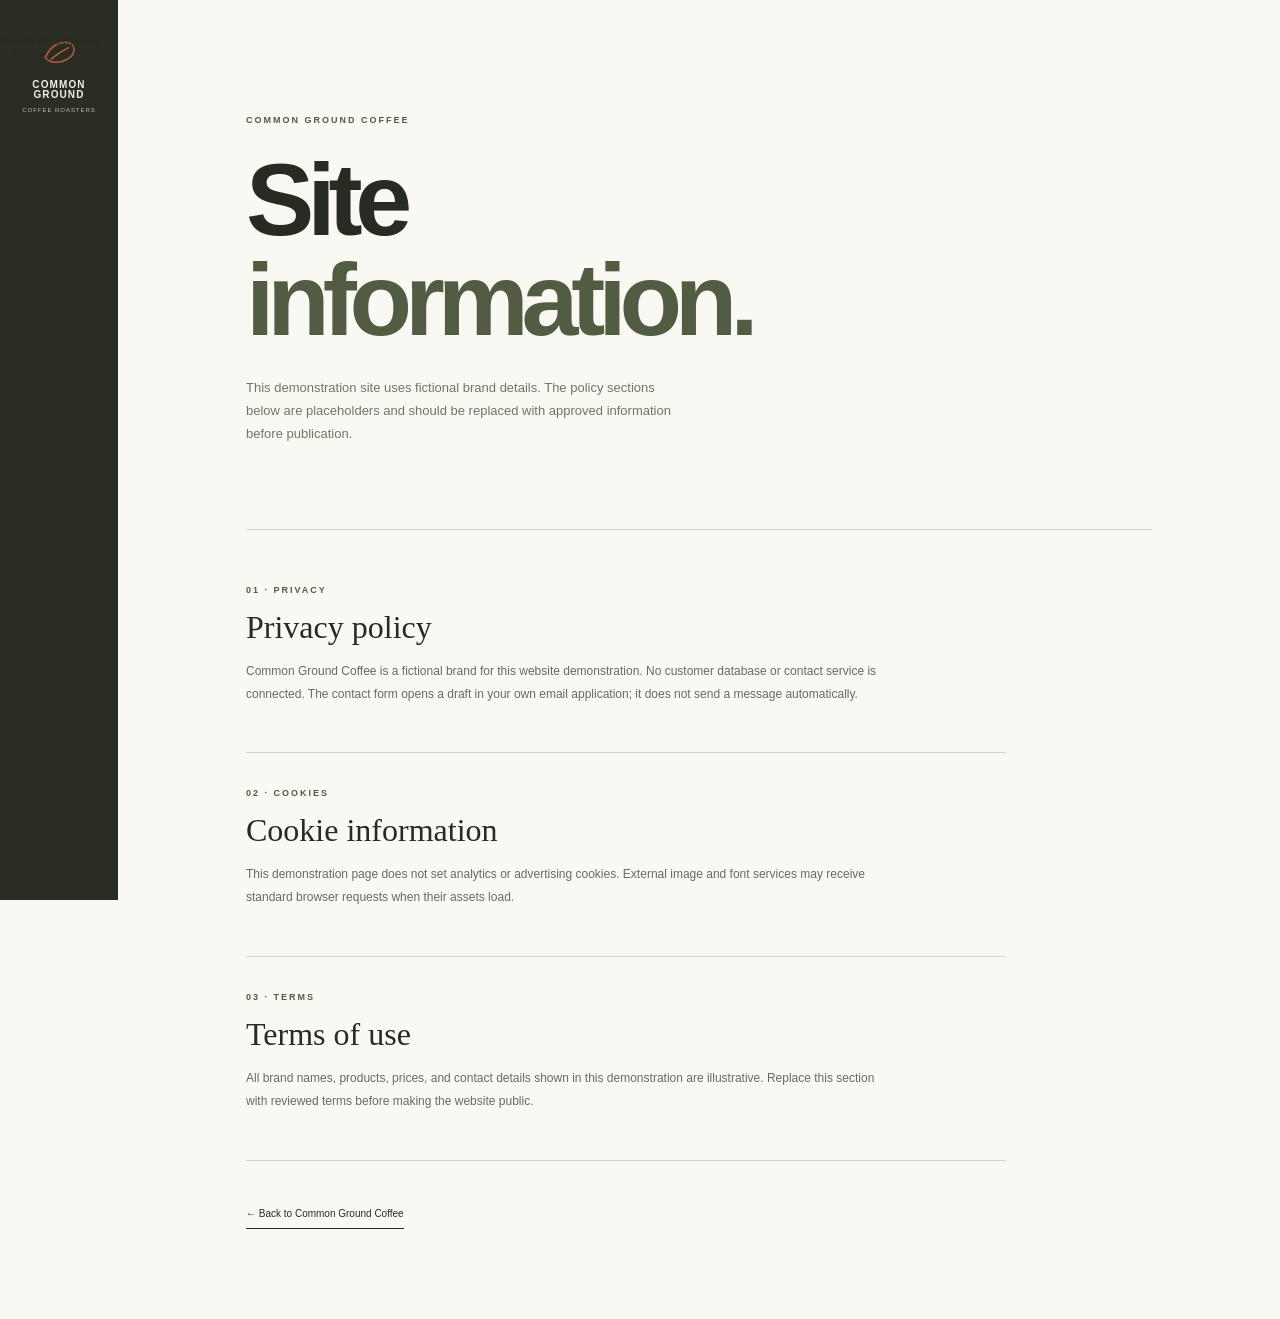
<file: legal.html>
<!doctype html>
<html lang="en">
<head>
  <meta charset="utf-8">
  <meta name="viewport" content="width=device-width, initial-scale=1">
  <title>Site information — Common Ground Coffee</title>
  <link rel="stylesheet" href="styles.css">
</head>
<body class="journal-page">
  <header class="site-header">
    <a class="brand" href="index.html" aria-label="Common Ground Coffee home"><span class="brand-mark" aria-hidden="true"><svg viewBox="0 0 40 40"><path d="M8 25.5c4.1-8.3 10.2-13 17.7-13 4.5 0 7.4 2.4 7.4 6.1 0 6.1-7.3 11.2-15.7 11.2-4.4 0-7.5-1.5-9.4-4.3Z"/><path d="M13 27.2c5.1-4.1 9.1-7.3 15.4-10"/></svg></span><span class="brand-name">COMMON<br>GROUND<small>COFFEE ROASTERS</small></span></a>
    <a class="journal-home-link" href="index.html">Back to the home page <span>↗</span></a>
  </header>
  <main class="legal-page">
    <div class="archive-intro"><span class="eyebrow">Common Ground Coffee</span><h1>Site<br><em>information.</em></h1><p>This demonstration site uses fictional brand details. The policy sections below are placeholders and should be replaced with approved information before publication.</p></div>
    <section id="privacy"><span class="eyebrow">01 · Privacy</span><h2>Privacy policy</h2><p>Common Ground Coffee is a fictional brand for this website demonstration. No customer database or contact service is connected. The contact form opens a draft in your own email application; it does not send a message automatically.</p></section>
    <section id="cookies"><span class="eyebrow">02 · Cookies</span><h2>Cookie information</h2><p>This demonstration page does not set analytics or advertising cookies. External image and font services may receive standard browser requests when their assets load.</p></section>
    <section id="terms"><span class="eyebrow">03 · Terms</span><h2>Terms of use</h2><p>All brand names, products, prices, and contact details shown in this demonstration are illustrative. Replace this section with reviewed terms before making the website public.</p></section>
    <a class="archive-back" href="index.html">← Back to Common Ground Coffee</a>
  </main>
</body>
</html>
</file>
<file: styles.css>
:root{--cream:#f4f0e7;--paper:#faf8f2;--ink:#272b21;--muted:#737568;--green:#515c42;--olive:#7e866d;--rust:#b35c3d;--line:rgba(39,43,33,.18);--serif:'Playfair Display',Georgia,serif;--sans:'DM Sans',Arial,sans-serif}*{box-sizing:border-box}html{scroll-behavior:smooth;scroll-padding-top:0}body{margin:0;background:var(--cream);color:var(--ink);font-family:var(--sans);font-size:14px;-webkit-font-smoothing:antialiased}img{display:block;width:100%;height:100%;object-fit:cover}a{color:inherit;text-decoration:none}button,input{font:inherit}.skip-link{position:fixed;top:-60px;left:16px;z-index:30;background:var(--ink);color:white;padding:12px}.skip-link:focus{top:12px}.site-header{height:84px;padding:0 5.2%;display:flex;align-items:center;justify-content:space-between;position:relative;z-index:10;background:var(--cream)}.brand{display:flex;align-items:center;gap:10px;font-size:17px;font-weight:600;letter-spacing:-.7px;line-height:1}.brand-mark{width:32px;height:32px;border:1px solid var(--green);border-radius:50%;display:grid;place-items:center;color:var(--green);font-family:var(--serif);font-size:17px;font-style:italic;letter-spacing:-3px;padding-right:3px}.brand small{display:block;font-size:7px;letter-spacing:2px;font-weight:500;margin-top:5px}.desktop-nav{display:flex;gap:30px;margin-left:40px}.desktop-nav a,.language{font-size:11px;color:#44483d;transition:opacity .2s}.desktop-nav a:hover,.language:hover{opacity:.6}.header-actions{display:flex;align-items:center;gap:23px}.language{background:none;border:0;cursor:pointer}.language span{font-size:14px;margin-left:3px}.header-cta{font-size:10px;letter-spacing:.4px;border-bottom:1px solid var(--ink);padding:9px 0}.header-cta span{margin-left:8px}.menu-toggle{display:none;border:0;background:none;padding:8px}.mobile-nav{position:absolute;top:84px;left:0;right:0;padding:22px 6% 34px;background:var(--cream);box-shadow:0 20px 30px #17190e18}.mobile-nav a{display:flex;justify-content:space-between;padding:14px 0;border-bottom:1px solid var(--line);font-family:var(--serif);font-size:24px}.mobile-nav p{font-size:11px;color:var(--muted);margin:25px 0 0}.hero{height:min(720px,calc(100svh - 84px));min-height:560px;position:relative;background:#383b2e;color:white;overflow:hidden}.hero-image,.hero-shade{position:absolute;inset:0}.hero-image{object-position:center 55%;animation:hero-in 1.2s ease-out both}.hero-shade{background:linear-gradient(90deg,rgba(23,28,21,.62) 0%,rgba(23,28,21,.25) 55%,rgba(23,28,21,.08) 100%),linear-gradient(0deg,rgba(20,23,18,.35),transparent 23%)}.hero-content{position:absolute;left:10.5%;top:50%;transform:translateY(-48%);max-width:590px}.eyebrow{display:block;text-transform:uppercase;letter-spacing:2px;font-size:9px;font-weight:600;color:var(--green)}.eyebrow.light{color:#eeeadf}.hero h1,.section-heading h2,.intro h2,.culture h2,.experience-copy h2,.sustainability h2,.newsletter h2{font-family:var(--serif);font-size:clamp(52px,7vw,96px);line-height:.98;font-weight:500;letter-spacing:-3.8px;margin:25px 0}.hero h1 em,.section-heading h2 em,.intro h2 em,.culture h2 em,.experience-copy h2 em,.sustainability h2 em,.newsletter h2 em{font-weight:500}.hero-content>p{font-size:14px;color:#f4f0e7d9;margin:25px 0 32px}.button{display:inline-flex;align-items:center;gap:28px;padding:15px 18px;font-size:10px;letter-spacing:.3px;transition:background .25s,color .25s,transform .25s}.button:hover{transform:translateY(-2px)}.button-light{background:var(--cream);color:var(--ink)}.button-light:hover{background:white}.hero-bottom{position:absolute;bottom:24px;left:5.2%;right:5.2%;display:flex;justify-content:space-between;font-size:8px;letter-spacing:1.3px;color:#f6f3e9c4}.hero-bottom a span{margin-left:9px;color:white}.section-pad{padding-left:10.5%;padding-right:10.5%}.intro{min-height:650px;padding-top:120px;padding-bottom:110px;display:grid;grid-template-columns:1fr 1fr;grid-template-rows:auto 1fr;column-gap:9%;position:relative}.intro-kicker{grid-column:1/3;display:flex;align-items:center;justify-content:space-between;margin-bottom:60px}.sun-mark{color:var(--rust);font-size:36px}.intro-copy{align-self:center;padding-bottom:22px}.intro h2,.section-heading h2,.experience-copy h2{font-size:clamp(44px,5.2vw,70px);letter-spacing:-2.6px;line-height:1.05;margin:12px 0 22px}.intro-copy p,.section-heading>p,.experience-copy>p{font-size:13px;line-height:1.9;color:#66695d;max-width:365px}.text-link{display:inline-flex;gap:25px;align-items:center;border-bottom:1px solid var(--ink);padding:10px 0 9px;margin-top:16px;font-size:10px}.text-link span{font-size:14px}.intro-image{margin:0;height:370px;position:relative}.intro-image img{object-position:center 48%}.intro-image figcaption{position:absolute;bottom:15px;left:18px;color:white;font-family:var(--serif);font-size:15px;font-style:italic}.intro-note{position:absolute;bottom:52px;left:10.5%;width:24%;font-size:10px;color:var(--muted)}.intro-note span{font-size:8px;letter-spacing:1px;color:var(--green)}.intro-note p{font-family:var(--serif);font-size:17px;line-height:1.45;color:var(--ink)}.craft{background:#e9e7dc;padding-top:105px;padding-bottom:105px}.section-heading{display:flex;justify-content:space-between;align-items:flex-end;margin-bottom:54px}.section-heading h2{margin-bottom:0}.section-heading>p{max-width:300px;margin:0 4% 8px 30px}.craft-layout{display:grid;grid-template-columns:.76fr 1.24fr;gap:9%}.craft-tabs{padding-top:4px}.craft-tab{width:100%;background:none;border:0;border-top:1px solid var(--line);color:#6f7167;text-align:left;padding:20px 0;display:grid;grid-template-columns:45px 1fr 30px;align-items:center;font-family:var(--serif);font-size:23px;cursor:pointer;transition:color .2s}.craft-tab:last-of-type{border-bottom:1px solid var(--line)}.craft-tab span{font-family:var(--sans);font-size:8px;letter-spacing:1px;color:var(--olive)}.craft-tab b{font-family:var(--sans);font-weight:400;font-size:15px;opacity:0;transition:opacity .2s}.craft-tab.active,.craft-tab:hover{color:var(--ink)}.craft-tab.active b,.craft-tab:hover b{opacity:1}.craft-description{min-height:147px;padding:14px 32px 0 45px}.craft-description p{font-size:12px;line-height:1.8;color:#696c61;margin:0;max-width:340px}.craft-description .text-link{margin-top:12px}.craft-photo{height:420px;position:relative;overflow:hidden}.craft-photo img{transition:opacity .25s,transform .8s}.craft-photo:hover img{transform:scale(1.025)}.photo-label{position:absolute;left:18px;top:18px;background:var(--cream);padding:9px 11px;font-size:8px;letter-spacing:1px}.photo-stamp{position:absolute;right:26px;bottom:22px;width:78px;height:78px;border-radius:50%;display:grid;place-content:center;text-align:center;background:var(--rust);color:white;font-family:var(--serif);font-style:italic;font-size:13px;line-height:1.05;transform:rotate(9deg)}.coffee{padding-top:112px;padding-bottom:120px}.coffee-heading{margin-bottom:40px}.coffee-heading .text-link{margin-bottom:7px}.product-grid{display:grid;grid-template-columns:repeat(3,1fr);gap:21px}.product-image{display:block;height:320px;position:relative;background:#ded9c8;overflow:hidden}.product-image img,.journal-image img{transition:transform .7s}.product-image:hover img,.journal-image:hover img{transform:scale(1.04)}.product-tag{position:absolute;left:12px;top:12px;background:var(--paper);padding:8px 10px;font-size:7px;letter-spacing:1px}.product-arrow{position:absolute;right:12px;bottom:12px;width:32px;height:32px;border-radius:50%;background:var(--paper);display:grid;place-items:center}.product-info{display:flex;justify-content:space-between;align-items:center;margin-top:17px}.product-info h3,.journal-card h3{font-family:var(--serif);font-size:19px;font-weight:500;margin:0 0 6px}.product-info p{color:var(--muted);font-size:9px;margin:0}.roast{font-size:9px;letter-spacing:2px;color:var(--rust);text-align:right}.roast small{display:block;margin-top:4px;font-size:7px;color:var(--muted);letter-spacing:1px}.tasting{font-size:9px;color:var(--muted);margin:14px 0}.culture{height:620px;position:relative;color:white;background:#353a2b;overflow:hidden}.culture-image,.culture-image:after{position:absolute;inset:0}.culture-image img{object-position:center 48%}.culture-image:after{content:"";background:linear-gradient(90deg,rgba(22,27,20,.7),rgba(22,27,20,.2) 68%,transparent)}.culture-content{position:absolute;top:50%;left:13%;transform:translateY(-50%);max-width:480px}.culture h2,.sustainability h2,.newsletter h2{font-size:clamp(52px,6vw,78px);letter-spacing:-3px;line-height:1.02;margin:23px 0}.culture-content>p,.sustainability-content>p{font-size:12px;line-height:1.9;color:#f3efe0c9;max-width:340px;margin-bottom:28px}.button-outline{border:1px solid #ffffff9c;color:white}.button-outline:hover{background:white;color:var(--ink)}.culture-caption{position:absolute;left:0;top:calc(100% + 100px);white-space:nowrap;font-size:7px;letter-spacing:1.5px;color:#ffffff9c}.culture-number{position:absolute;right:5%;bottom:22px;font-family:var(--serif);font-size:48px;color:#fff9}.experiences{display:grid;grid-template-columns:1fr .86fr;gap:12%;align-items:center;padding-top:120px;padding-bottom:120px}.experience-photo{height:475px;position:relative}.experience-photo img{object-position:center}.image-caption{position:absolute;bottom:15px;left:15px;color:white;font-size:8px;letter-spacing:1px;text-transform:uppercase}.experience-copy{padding:25px 0}.experience-copy .eyebrow{margin-bottom:15px}.experience-copy h2{margin-top:10px}.experience-copy .text-link{margin-top:24px}.experience-index{display:block;margin-top:65px;font-size:8px;letter-spacing:1px;color:var(--muted)}.sustainability{min-height:550px;background:var(--green);color:white;display:grid;grid-template-columns:1.03fr .97fr;position:relative;overflow:hidden}.sustainability-content{padding:100px 8% 90px 20%;position:relative;z-index:1}.sustainability-content .eyebrow{margin-top:10px}.sustainability h2{margin:24px 0}.sustainability-content>p{max-width:350px}.sustainability-image{height:100%;min-height:550px}.sustainability-image img{object-position:center}.sustainability-note{display:block;margin-top:63px;font-size:7px;letter-spacing:1.4px;color:#ffffffa8}.leaf-mark{position:absolute;bottom:25px;left:12%;font-size:40px;color:#d4ad79}.journal{padding-top:115px;padding-bottom:120px}.journal-heading{margin-bottom:43px}.journal-heading .text-link{margin-bottom:8px}.journal-grid{display:grid;grid-template-columns:repeat(3,1fr);gap:22px}.journal-image{height:245px;position:relative;display:block;overflow:hidden;background:#d8d5c8}.journal-image span{position:absolute;top:12px;left:12px;background:var(--paper);padding:8px 9px;font-size:7px;letter-spacing:1px}.journal-image b{position:absolute;right:12px;bottom:12px;width:30px;height:30px;display:grid;place-items:center;background:var(--paper);border-radius:50%;font-weight:400}.journal-date{font-size:7px;letter-spacing:1px;color:var(--olive);margin:17px 0 8px}.journal-card h3{font-size:18px;line-height:1.4;max-width:300px}.newsletter{background:var(--rust);color:white;position:relative;padding:78px 10.5%;display:grid;grid-template-columns:1fr .8fr;gap:12%;overflow:hidden}.newsletter .eyebrow{color:#f4dbce}.newsletter h2{font-size:62px;margin:16px 0 0}.newsletter-right{align-self:center;position:relative;z-index:1}.newsletter-right>p{font-family:var(--serif);font-size:19px;line-height:1.45;max-width:360px;margin:0 0 24px}.newsletter form{display:flex;border-bottom:1px solid #ffffffad;max-width:420px}.newsletter input{background:none;border:0;color:white;outline:0;padding:13px 0;flex:1;font-size:11px}.newsletter input::placeholder{color:#ffffffc7}.newsletter form button{background:none;border:0;color:white;font-size:20px;cursor:pointer;width:40px}.form-message{display:block;margin-top:11px;font-size:8px;color:#ffffffc7}.newsletter-decoration{position:absolute;right:3%;top:-110px;font-family:var(--serif);font-size:320px;font-style:italic;letter-spacing:-65px;color:#ffffff0b;pointer-events:none}.footer{background:#252920;color:#f2eee3;padding:58px 5.2% 20px}.footer-top{display:flex;align-items:center;justify-content:space-between;padding-bottom:44px;border-bottom:1px solid #ffffff2b}.brand-footer{font-size:18px}.brand-footer .brand-mark{color:#eee9da;border-color:#eee9da}.footer-top>p{font-family:var(--serif);font-size:18px;line-height:1.35;color:#e1ddcf;margin:0}.back-top,.footer-label,.footer-bottom{font-size:7px;letter-spacing:1px}.back-top{border-bottom:1px solid #ffffff8a;padding-bottom:8px}.footer-links{display:grid;grid-template-columns:1fr 1.2fr 1fr 1fr;gap:30px;padding:35px 0 50px}.footer-links>div{display:flex;flex-direction:column;align-items:flex-start;gap:12px}.footer-label{color:#aaac9b;margin-bottom:7px}.footer-links a{font-size:10px;color:#e1ddcf}.footer-signoff{justify-content:space-between}.footer-signoff>span:first-child{font-family:var(--serif);font-size:22px;line-height:1.3}.footer-sun{color:#bd7551;font-size:30px}.footer-bottom{border-top:1px solid #ffffff2b;padding-top:17px;display:flex;justify-content:space-between;color:#aaa99b;font-size:7px}.footer-bottom a{color:#dedbcc}.sr-only{position:absolute;width:1px;height:1px;padding:0;margin:-1px;overflow:hidden;clip:rect(0,0,0,0);white-space:nowrap;border:0}@keyframes hero-in{from{transform:scale(1.04);opacity:.7}to{transform:scale(1);opacity:1}}@media(min-width:1500px){.hero{height:760px}.section-pad{padding-left:max(10.5%,calc((100% - 1180px)/2));padding-right:max(10.5%,calc((100% - 1180px)/2))}}@media(max-width:1000px){.site-header{padding:0 4%}.desktop-nav{gap:16px;margin-left:15px}.desktop-nav a{font-size:10px}.header-actions{gap:14px}.section-pad{padding-left:7%;padding-right:7%}.intro-note{left:7%}.intro{column-gap:5%}.craft-layout{gap:5%}.product-image{height:270px}.sustainability-content{padding-left:14%}.newsletter{padding-left:7%;padding-right:7%}}@media(max-width:760px){html{scroll-padding-top:0}.site-header{height:70px;padding:0 6%}.brand{font-size:15px}.brand-mark{width:30px;height:30px}.desktop-nav,.header-cta{display:none}.header-actions{gap:14px}.menu-toggle{display:grid;gap:5px;width:36px;cursor:pointer}.menu-toggle span{display:block;width:20px;height:1px;background:var(--ink);transition:transform .2s}.menu-toggle[aria-expanded=true] span:first-child{transform:translateY(3px) rotate(45deg)}.menu-toggle[aria-expanded=true] span:last-child{transform:translateY(-3px) rotate(-45deg)}.mobile-nav{top:70px}.hero{height:calc(88svh - 70px);min-height:550px}.hero-image{object-position:58% center}.hero-shade{background:linear-gradient(90deg,rgba(23,28,21,.57),rgba(23,28,21,.2)),linear-gradient(0deg,rgba(20,23,18,.35),transparent 23%)}.hero-content{left:7%;right:7%;top:47%}.hero h1{font-size:clamp(57px,12vw,82px);letter-spacing:-3px}.hero-content>p{max-width:280px;line-height:1.7}.hero-bottom{left:6%;right:6%;bottom:19px}.hero-bottom span:last-child{display:none}.hero-bottom,.hero-bottom a{font-size:7px}.section-pad{padding-left:7%;padding-right:7%}.intro{padding-top:75px;padding-bottom:78px;display:flex;flex-direction:column}.intro-kicker{margin-bottom:24px}.sun-mark{font-size:28px}.intro h2,.section-heading h2,.experience-copy h2{font-size:clamp(43px,10vw,62px);letter-spacing:-2px}.intro-copy p{max-width:420px}.intro-image{height:330px;margin-top:45px;margin-left:13%;width:87%}.intro-note{position:static;width:68%;margin-top:22px}.intro-note p{font-size:16px}.craft{padding-top:75px;padding-bottom:75px}.section-heading{display:block;margin-bottom:35px}.section-heading>p{margin:22px 0 0}.craft-layout{display:flex;flex-direction:column-reverse;gap:25px}.craft-photo{height:330px}.craft-tabs{padding:0}.craft-tab{padding:16px 0;font-size:20px}.craft-description{padding:14px 15px 0 35px;min-height:135px}.coffee{padding-top:78px;padding-bottom:82px}.coffee-heading{position:relative}.coffee-heading .text-link{margin-top:20px}.product-grid{grid-template-columns:1fr;gap:30px}.product-image{height:min(105vw,430px)}.product-info h3{font-size:21px}.culture{height:590px}.culture-image img{object-position:56% center}.culture-image:after{background:linear-gradient(90deg,rgba(22,27,20,.62),rgba(22,27,20,.22)),linear-gradient(0deg,rgba(22,27,20,.25),transparent)}.culture-content{left:7%;right:7%}.culture h2,.sustainability h2{font-size:clamp(54px,11vw,74px);letter-spacing:-2px}.culture-caption{top:calc(100% + 85px);font-size:6px}.experiences{display:flex;flex-direction:column;align-items:stretch;gap:36px;padding-top:78px;padding-bottom:80px}.experience-photo{height:380px;width:88%}.experience-copy{padding:0}.experience-index{margin-top:40px}.sustainability{display:flex;flex-direction:column}.sustainability-content{padding:75px 7% 55px}.sustainability-image{height:330px;min-height:0}.sustainability-note{margin-top:40px}.leaf-mark{left:auto;right:7%;top:70px;bottom:auto}.journal{padding-top:80px;padding-bottom:85px}.journal-grid{grid-template-columns:1fr;gap:30px}.journal-image{height:min(70vw,340px)}.journal-heading .text-link{margin-top:20px}.newsletter{padding:62px 7%;display:block}.newsletter h2{font-size:58px}.newsletter-right{margin-top:27px}.newsletter-right>p{font-size:17px}.newsletter-decoration{font-size:220px;right:-4%;top:-40px}.footer{padding:43px 7% 18px}.footer-top{display:grid;grid-template-columns:1fr auto;gap:23px;padding-bottom:28px}.footer-top>p{grid-column:1;grid-row:2;font-size:16px}.back-top{grid-column:2;grid-row:2;align-self:end}.footer-links{grid-template-columns:1fr 1fr;gap:35px 18px;padding:29px 0 38px}.footer-signoff>span:first-child{font-size:18px}.footer-bottom{flex-wrap:wrap;gap:12px}.footer-bottom span:nth-child(2){order:3;width:100%}}@media(prefers-reduced-motion:reduce){*,*::before,*::after{scroll-behavior:auto!important;animation-duration:.01ms!important;animation-iteration-count:1!important;transition-duration:.01ms!important}}

/* Immersive editorial layout */
@media(min-width:761px){
  body{background:var(--paper)}
  .site-header{position:fixed;inset:0 auto 0 0;width:118px;height:100vh;padding:28px 18px 25px;background:#292d23;color:#f2eee3;display:flex;flex-direction:column;justify-content:flex-start;z-index:20}
  .brand{display:flex;flex-direction:column;align-items:center;gap:12px;text-align:center;font-family:var(--serif);font-size:13px;letter-spacing:-.3px;line-height:1.2}
  .brand-mark{width:39px;height:39px;color:#f2eee3;border-color:#d8d3c4;font-size:20px}
  .brand small{font:500 6px var(--sans);letter-spacing:1.5px;color:#bdc0b1;margin-top:7px}
  .desktop-nav{display:flex;flex-direction:column;gap:0;margin:85px 0 0;width:100%}
  .desktop-nav a{padding:12px 0;border-top:1px solid #ffffff27;font-size:8px;line-height:1.3;color:#e6e2d6}
  .desktop-nav a:last-child{border-bottom:1px solid #ffffff27}
  .header-actions{position:fixed;right:5.2%;top:27px;gap:21px;z-index:22}
  .language{color:white}.header-cta{color:white;border-color:#ffffff9c}
  .rail-bottom{position:absolute;bottom:26px;left:0;right:0;display:flex;flex-direction:column;align-items:center;gap:15px;color:#b7b7a8;font-size:6px;letter-spacing:1px;writing-mode:vertical-rl;transform:rotate(180deg)}
  .rail-social{font-size:7px;letter-spacing:1.3px}
  main,.footer{margin-left:118px}
  .hero{height:100svh;min-height:650px}
  .hero-image{object-position:center 53%}
  .hero-shade{background:linear-gradient(90deg,rgba(20,24,18,.48),rgba(20,24,18,.06) 70%),linear-gradient(0deg,rgba(20,23,18,.38),transparent 26%)}
  .hero-content{left:9.2%;top:47%;max-width:630px}
  .hero h1{font-size:clamp(82px,9vw,142px);line-height:.91;letter-spacing:-6px}
  .hero-content>p{font-size:13px;max-width:320px}
  .hero-stories{position:absolute;right:5.2%;bottom:105px;width:250px;display:flex;flex-direction:column}
  .hero-story{border:0;border-top:1px solid #ffffff73;background:none;color:#ffffffa8;padding:13px 0;text-align:left;font-size:8px;display:flex;gap:13px;align-items:center;cursor:pointer;transition:color .2s}
  .hero-story:last-child{border-bottom:1px solid #ffffff73}
  .hero-story span{font-size:7px;letter-spacing:1px}.hero-story.active,.hero-story:hover{color:white}
  .hero-bottom{left:9.2%;right:5.2%}
  .intro{min-height:690px;background:#efede3}
  .craft{background:#e4e4d9}
  .culture{height:690px}
  .culture-content{left:12%}
  .sustainability{background:#424d39}
  .footer{padding-left:6%;padding-right:6%}
}
@media(max-width:760px){
 .site-header{position:sticky;top:0;background:var(--cream);color:var(--ink)}
 .rail-bottom{display:none}
 .hero-stories{position:absolute;left:7%;right:7%;bottom:70px;display:flex;gap:7px}
 .hero-story{background:#f4f0e733;color:#fff;border:1px solid #ffffff75;width:28px;height:3px;padding:0;font-size:0;overflow:hidden}
 .hero-story span{display:none}.hero-story.active{background:white;border-color:white;width:48px}
 .hero-bottom{bottom:20px}.hero-bottom span:first-child{display:none}
}
@media(min-width:761px){.header-actions{top:20px;background:#292d23b8;padding:7px 14px;backdrop-filter:blur(8px)}}
.hero-image{transition:opacity .3s ease}

/* Refined display type and Common Ground wordmark */
.brand{gap:10px}
.brand-name{display:block;font-family:'Archivo',var(--sans);font-size:11px;font-weight:700;line-height:.98;letter-spacing:.11em;text-align:center}
.brand-name small{font-family:var(--sans);font-size:6px;font-weight:500;letter-spacing:.16em;line-height:1;white-space:nowrap}
.brand-mark{border:0;border-radius:0;width:40px;height:38px;padding:0;color:var(--rust)}
.brand-mark svg{display:block;width:100%;height:100%;overflow:visible}
.brand-mark svg path{fill:none;stroke:currentColor;stroke-width:1.35;stroke-linecap:round;stroke-linejoin:round}
.hero h1{font-family:'Archivo',var(--sans);font-size:clamp(76px,8.5vw,132px);font-weight:700;line-height:.91;letter-spacing:-.075em}
.hero h1 em{font-style:normal;font-weight:500;color:#e5d1b4}
@media(min-width:761px){.brand-name{font-size:10px}.brand-mark{width:46px;height:42px}.hero-content{max-width:760px}.hero h1{font-size:clamp(86px,8.7vw,140px)}}
@media(max-width:760px){.brand{flex-direction:row;gap:9px}.brand-name{text-align:left;font-size:10px}.brand-name small{margin-top:4px}.brand-mark{width:34px;height:33px}.hero h1{font-size:clamp(56px,12vw,84px);letter-spacing:-.065em}}

/* Hero controls belong to the opening frame and scroll away with it */
@media(min-width:761px){.header-actions{position:absolute;top:20px;right:5.2%;background:#292d23b8;padding:7px 14px;backdrop-filter:blur(8px)}}
@media(max-width:760px){.site-header{position:relative;top:auto}.header-actions{position:absolute;top:13px;right:5%;z-index:6;gap:12px;background:#292d23b8;padding:6px 10px;backdrop-filter:blur(6px)}.header-actions .language,.header-actions .menu-toggle{color:#fff}.header-actions .menu-toggle span{background:white}.header-actions .header-cta{display:none}.header-actions .language{font-size:10px}}
.rail-social{display:flex;gap:11px;align-items:center;writing-mode:horizontal-tb;transform:rotate(180deg)}
.rail-social a{display:grid;place-items:center;width:16px;height:16px;color:#d9d8ca;transition:color .2s,transform .2s}
.rail-social a:hover{color:white;transform:scale(1.12)}
.rail-social svg{width:14px;height:14px;fill:none;stroke:currentColor;stroke-width:1.5;stroke-linecap:round;stroke-linejoin:round}
.rail-social .social-dot{fill:currentColor;stroke:none}
.hero h1{font-family:'Manrope',var(--sans);font-weight:700;letter-spacing:-.07em;color:#fff}
.hero h1 em{font-style:normal;font-weight:700;color:inherit}
@media(min-width:761px){.hero h1{font-size:clamp(78px,8vw,128px);letter-spacing:-.07em}}
@media(max-width:760px){.hero h1{font-size:clamp(53px,11.2vw,78px);letter-spacing:-.065em}}

/* Cleaner opening composition and complete contact details */
@media(min-width:761px){
  .hero-content{left:9.2%;top:45%;max-width:690px}
  .hero h1{font-size:clamp(66px,6.8vw,100px);line-height:.97;letter-spacing:-.065em}
  .hero-stories{right:5.2%;bottom:86px;width:auto;display:flex;flex-direction:row;gap:8px}
  .hero-story{width:34px;height:28px;display:grid;place-items:center;padding:0;border:1px solid #ffffff8a;color:#fff;background:#20251f55}
  .hero-story i{position:absolute;width:1px;height:1px;overflow:hidden;clip:rect(0,0,0,0);white-space:nowrap}
  .hero-story.active{background:#fff;color:#272b21;border-color:#fff}
  .hero-bottom{left:9.2%;right:5.2%}
}
.hero h1{font-family:'Manrope',var(--sans);font-size:clamp(60px,6.8vw,100px);line-height:.97;letter-spacing:-.065em;font-weight:700;color:#fff}
.hero h1 em{font-style:normal;font-weight:700;color:#fff}
.hero-content{max-width:690px}
.hero-content>p{max-width:310px}
.hero-story span{font-size:8px;letter-spacing:.4px;color:inherit}
.contact{background:#eeece2;padding-top:95px;padding-bottom:105px;display:grid;grid-template-columns:.85fr 1.15fr;gap:12%;align-items:start}
.contact-intro h2{font-family:var(--serif);font-size:clamp(48px,5vw,72px);font-weight:500;letter-spacing:-2px;line-height:1;margin:18px 0}
.contact-intro h2 em{font-weight:500}
.contact-intro>p{max-width:330px;color:#686b5f;line-height:1.8;font-size:12px}
.contact-intro>a{display:inline-block;margin-top:14px;font-size:10px;border-bottom:1px solid var(--ink);padding-bottom:7px}
.contact-form{display:grid;grid-template-columns:1fr 1fr;gap:22px 20px;padding-top:12px}
.contact-form label{display:flex;flex-direction:column;gap:9px;font-size:8px;text-transform:uppercase;letter-spacing:1px;color:#66695d}
.contact-form input,.contact-form textarea{width:100%;border:0;border-bottom:1px solid #9a9b8d;background:transparent;padding:9px 0;outline:none;color:var(--ink);resize:vertical;font-size:12px;text-transform:none;letter-spacing:0}
.contact-form input:focus,.contact-form textarea:focus{border-color:var(--rust)}
.contact-form .contact-message{grid-column:1/3}
.button-dark{background:var(--ink);color:white;border:0;cursor:pointer;justify-self:start}
.button-dark:hover{background:var(--green)}
.contact-status{align-self:center;font-size:8px;color:#77796d;margin:0}
@media(max-width:760px){
  .hero-content{top:42%;max-width:86%}
  .hero h1{font-size:clamp(51px,10.7vw,76px);line-height:.99;letter-spacing:-.065em}
  .hero-stories{bottom:72px;left:7%;right:auto;gap:7px}
  .contact{display:block;padding-top:75px;padding-bottom:78px}
  .contact-form{margin-top:37px;grid-template-columns:1fr;gap:21px}
  .contact-form .contact-message{grid-column:auto}
  .contact-status{line-height:1.5}
}

.journal-page .site-header{position:fixed}
.journal-home-link{position:absolute;right:5%;top:28px;color:var(--ink);border-bottom:1px solid var(--ink);padding:8px 0;font-size:10px}
.journal-home-link span{margin-left:10px}
.journal-archive{padding:110px 8% 100px;background:var(--paper)}
.archive-intro{padding:15px 0 70px;border-bottom:1px solid var(--line)}
.archive-intro h1{font-family:'Manrope',var(--sans);font-size:clamp(58px,8vw,104px);line-height:.98;letter-spacing:-.07em;margin:25px 0;font-weight:700}
.archive-intro h1 em{font-style:normal;color:var(--green)}
.archive-intro p{max-width:430px;line-height:1.8;color:var(--muted);font-size:13px}
.archive-story{display:grid;grid-template-columns:1fr 1fr;gap:8%;align-items:center;padding:72px 0;border-bottom:1px solid var(--line);scroll-margin-top:35px}
.archive-story.reverse .archive-photo{order:2}
.archive-photo{height:390px;overflow:hidden}.archive-photo img{transition:transform .6s}.archive-photo:hover img{transform:scale(1.03)}
.archive-story h2{font-family:var(--serif);font-size:clamp(32px,4vw,48px);line-height:1.1;letter-spacing:-1.4px;font-weight:500;margin:18px 0}
.archive-story p{font-size:12px;line-height:1.9;color:#686b60;max-width:500px}
.archive-back{display:inline-block;margin-top:38px;border-bottom:1px solid var(--ink);padding:9px 0;font-size:10px}
.journal-page .footer{padding-top:25px}
.journal-page .footer-bottom{border-top:1px solid #ffffff2b}
.journal-card h3 a:hover{border-bottom:1px solid currentColor}
@media(max-width:760px){
 .journal-home-link{right:5%;top:17px;font-size:9px}
 .journal-archive{padding:85px 7% 70px}
 .archive-intro{padding-bottom:48px}
 .archive-story,.archive-story.reverse{grid-template-columns:1fr;gap:25px;padding:42px 0}
 .archive-story.reverse .archive-photo{order:0}
 .archive-photo{height:270px}
}
.hero h1{line-height:1.1}
@media(min-width:761px){.hero h1{line-height:1.1}}
@media(max-width:760px){.hero h1{line-height:1.08}}
.legal-page{padding:100px 10% 90px;background:var(--paper);min-height:100vh}
.legal-page .archive-intro{margin-bottom:20px}
.legal-page>section{max-width:760px;padding:35px 0;border-bottom:1px solid var(--line);scroll-margin-top:30px}
.legal-page>section h2{font-family:var(--serif);font-size:32px;font-weight:500;margin:14px 0}
.legal-page>section p{max-width:650px;font-size:12px;line-height:1.9;color:#686b60}
@media(max-width:760px){.legal-page{padding:80px 7% 65px}}
.language{cursor:default}
.rail-social .social-icon{display:grid;place-items:center;width:16px;height:16px;color:#d9d8ca}
.rail-social svg{width:14px;height:14px;fill:none;stroke:currentColor;stroke-width:1.5;stroke-linecap:round;stroke-linejoin:round}
.rail-social .social-dot{fill:currentColor;stroke:none}
.footer-links>div>span:not(.footer-label){font-size:10px;color:#e1ddcf}
@media(max-width:760px){.journal-page .site-header,.legal-page~.site-header{position:relative;top:auto}}
</file>
